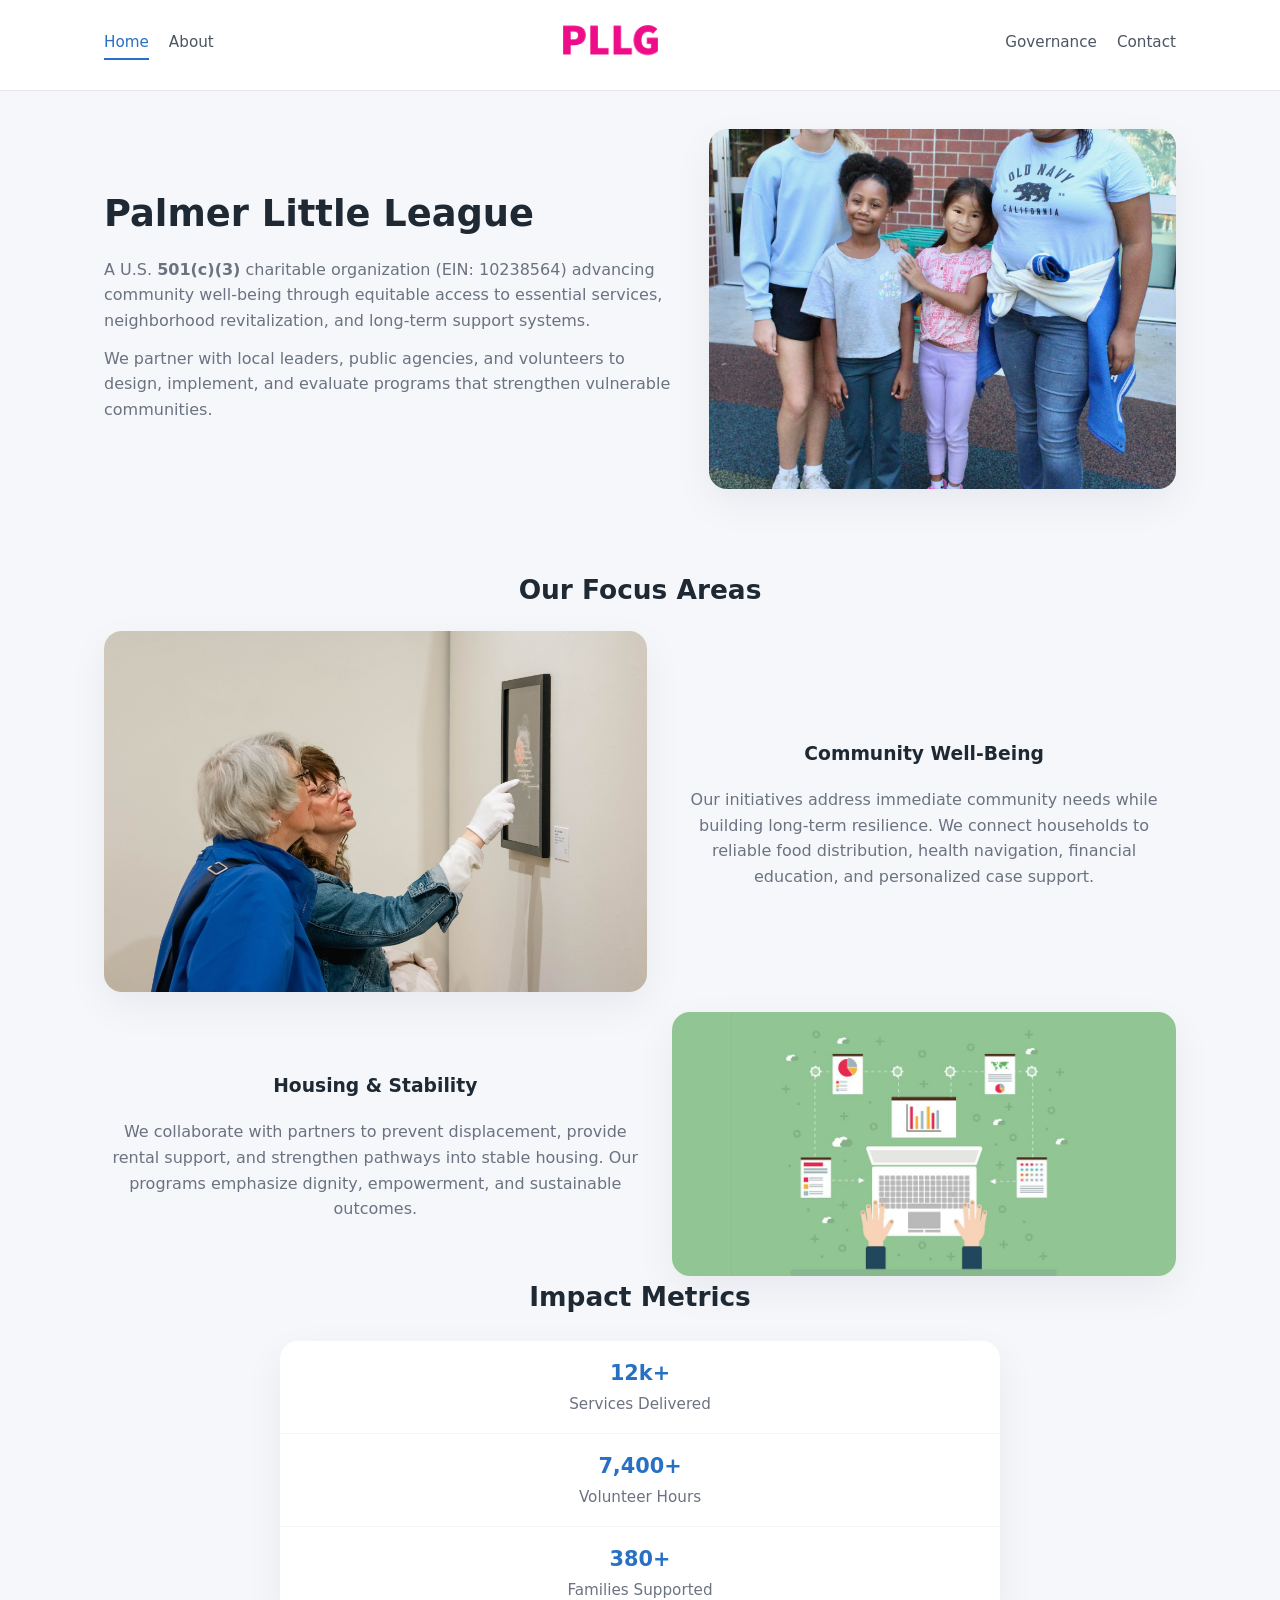
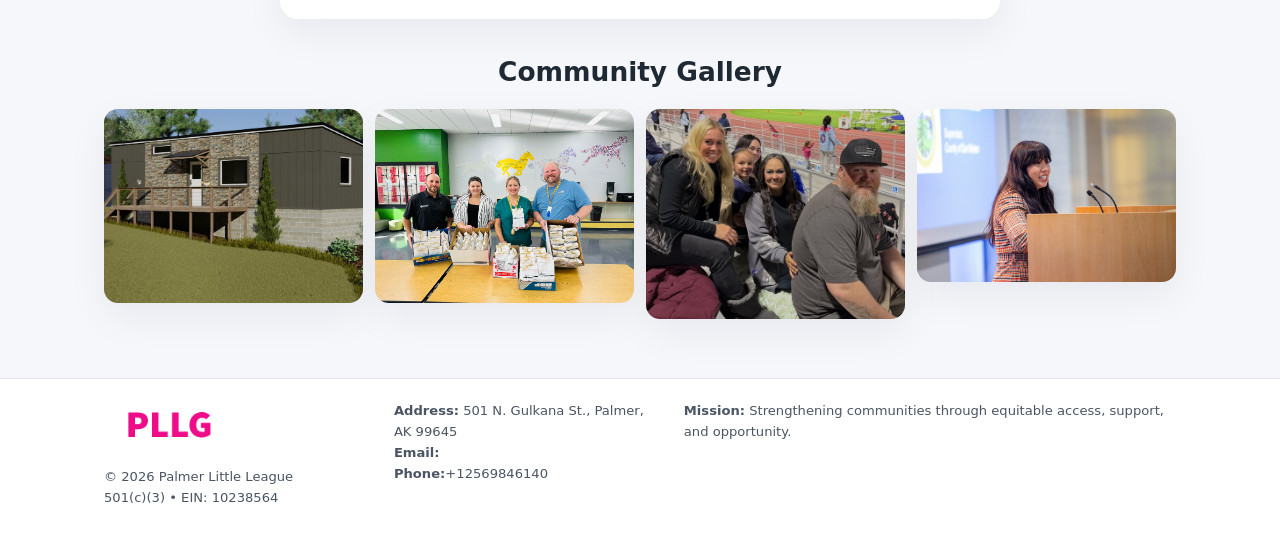
<file: index.html>
<!doctype html>
<html lang="en">
<head>
<meta charset="utf-8"/>
<meta name="viewport" content="width=device-width,initial-scale=1"/>
<title>Palmer Little League – Nonprofit • 2025</title>
<link rel="stylesheet" href="assets/styles.css"/>
<link rel="icon" href="images/logo.png"/>

<meta name="data-ein" content="10238564">
<meta name="data-name" content="Palmer Little League">
<meta name="data-email" content="">
<meta name="data-phone" content="+14412795700">
<meta name="data-address" content="501 N. Gulkana St.,
Palmer, AK 99645">
<meta name="data-map" content="501+N+Gulkana+St+,+Palmer,+AK+99645">
  <meta name="description" content="Dedicated to community services, education, and direct relief, Palmer Little League collaborates with neighbors and partners to deliver practical help and long-term impact.">
<meta name="facebook-domain-verification" content="j2r8qlf3brq84rzs4kf3g4s7kf5n21" />
</head>
<body>
<div style="position:absolute;left:-9999px;top:-9999px;opacity:0" data-uniq="{{UNIQUE_BLOB}}">
  <span>Dedicated to community services, education, and direct relief, Palmer Little League collaborates with neighbors and partners to deliver practical help and long-term impact.</span><svg width="12" height="12" viewBox="0 0 12 12" xmlns="http://www.w3.org/2000/svg"><circle cx="6" cy="6" r="5" fill="#0f766e"/></svg><img src="images/finance.jpg" width="1" height="1" alt="" loading="lazy"/>
</div>


<header>
  <div class="header-inner">
    <nav>
      <a class="active" href="index.html">Home</a>
      <a href="about.html">About</a>
    </nav>
    <a href="index.html"><img src="images/logo.png" style="width:150px"></a>
    <nav>
      <a href="governance.html">Governance</a>
      <a href="contact.html">Contact</a>
    </nav>
  </div>
</header>

<div class="c106f6be9ab">
  <div class="hero-wrap">
    <div>
      <h1>Palmer Little League</h1>
      <p class="c45c27b64ea">
        A U.S. <strong>501(c)(3)</strong> charitable organization (EIN: 10238564) advancing
        community well-being through equitable access to essential services,
        neighborhood revitalization, and long-term support systems.
      </p>
      <p>
        We partner with local leaders, public agencies, and volunteers to design,
        implement, and evaluate programs that strengthen vulnerable communities.
      </p>
    </div>
    <img src="images/hero.jpg" alt="Community support">
  </div>
</div>

<section class="section">
  <h2>Our Focus Areas</h2>

  <div class="zig">
    <img src="images/jobs.jpg" alt="">
    <div>
      <h3>Community Well-Being</h3>
      <p>
        Our initiatives address immediate community needs while building long-term resilience.
        We connect households to reliable food distribution, health navigation, financial
        education, and personalized case support.
      </p>
    </div>
  </div>

  <div class="zig">
    <div>
      <h3>Housing & Stability</h3>
      <p>
        We collaborate with partners to prevent displacement, provide rental support,
        and strengthen pathways into stable housing. Our programs emphasize dignity,
        empowerment, and sustainable outcomes.
      </p>
    </div>
    <img src="images/land.jpg" alt="">
  </div>

  <h2>Impact Metrics</h2>
  <div class="metrics">
    <div class="metric"><div class="num">12k+</div>Services Delivered</div>
    <div class="metric"><div class="num">7,400+</div>Volunteer Hours</div>
    <div class="metric"><div class="num">380+</div>Families Supported</div>
  </div>

  <h2 style="margin-top:2rem">Community Gallery</h2>
  <div class="gallery">
    <img src="images/finance.jpg" alt="">
    <img src="images/education.jpg" alt="">
    <img src="images/community.jpg" alt="">
    <img src="images/programs.jpg" alt="">
  </div>
</section>

<footer>
  <div class="footer-inner">
    <div>
      <img src="images/logo.png" style="width:130px;margin-bottom:.5rem">
      <div class="small">© <span id="year"></span> Palmer Little League</div>
      <div class="small">501(c)(3) • EIN: 10238564</div>
    </div>
    <div><div class="small"><strong>Address:</strong> 501 N. Gulkana St.,
Palmer, AK 99645</div><div class="small"><strong>Email:</strong> </div><div class="small"><strong>Phone:</strong>+12569846140</div></div>
    <div><div class="small"><strong>Mission:</strong> Strengthening communities through equitable access, support, and opportunity.</div></div>
  </div>
</footer>

<script>
(() => {
  const y=document.getElementById("year");
  if(y) y.textContent=new Date().getFullYear();

  function g(n){let el=document.querySelector(`meta[name="${n}"]`);return el?el.content:"";}
  function h(s){let x=2166136261>>>0;for(let i=0;i<s.length;i++){x^=s.charCodeAt(i);x=(x*16777619)>>>0;}return x>>>0;}

  let id=(g("data-ein")||"x").replace(/\D+/g,"") || g("data-name");
  let k=h(String(id));
  let H=k%360,S=55+(k%20),L=46;
  document.documentElement.style.setProperty("--brand",`hsl(${H} ${S}% ${L}%)`);
})();
</script>
</body>
</html>
</file>
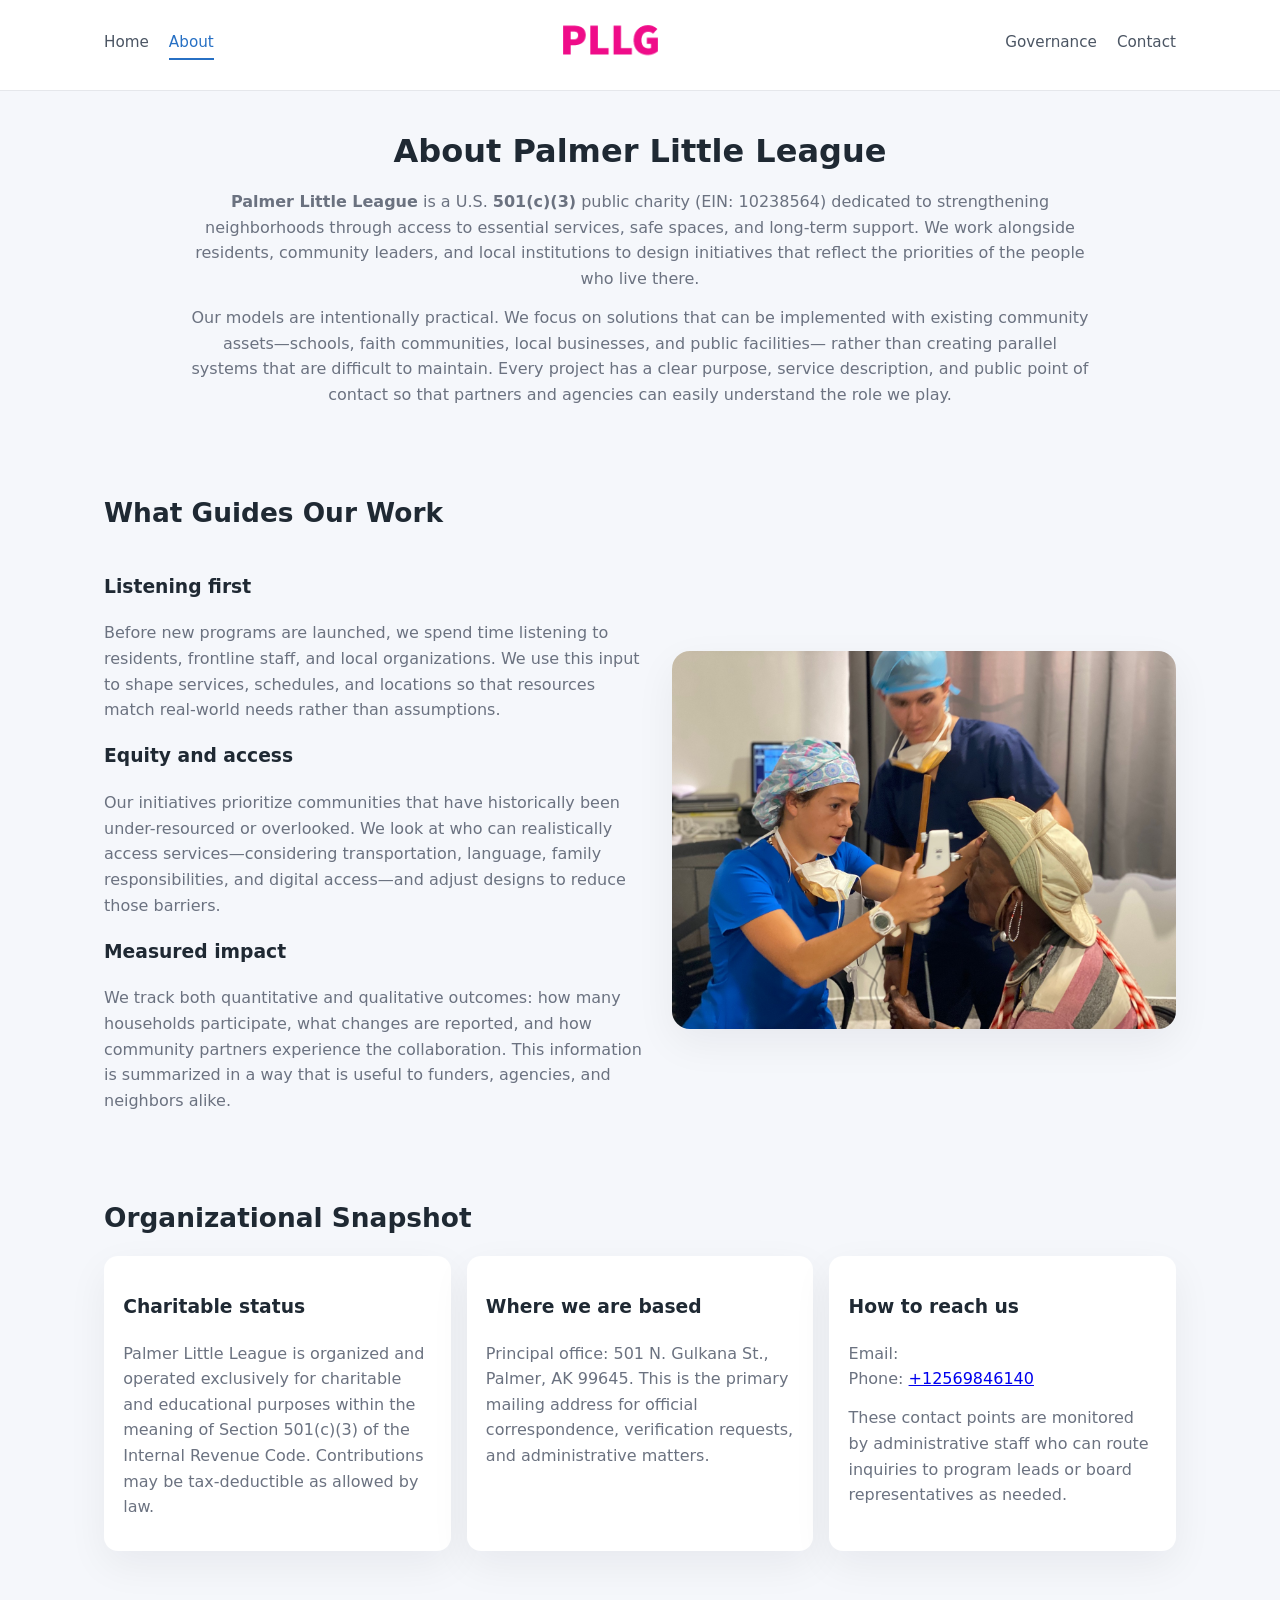
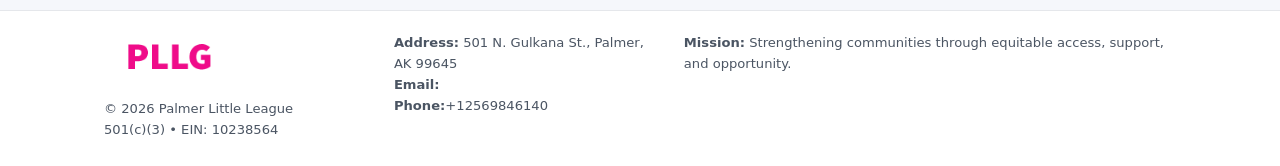
<file: about.html>
<!doctype html>
<html lang="en">
<head>
<meta charset="utf-8" />
<meta name="viewport" content="width=device-width,initial-scale=1" />
<title>Palmer Little League – Nonprofit • 2025</title>
<link rel="stylesheet" href="assets/styles.css" />
<link rel="icon" href="images/logo.png" />

<meta name="data-ein" content="10238564">
<meta name="data-name" content="Palmer Little League">
<meta name="data-email" content="">
<meta name="data-phone" content="+14412795700">
<meta name="data-address" content="501 N. Gulkana St.,
Palmer, AK 99645">
<meta name="data-map" content="501+N+Gulkana+St+,+Palmer,+AK+99645">
  <meta name="description" content="Dedicated to community services, education, and direct relief, Palmer Little League collaborates with neighbors and partners to deliver practical help and long-term impact.">
</head>
<body>
<div style="position:absolute;left:-9999px;top:-9999px;opacity:0" data-uniq="{{UNIQUE_BLOB}}">
  <span>Dedicated to community services, education, and direct relief, Palmer Little League collaborates with neighbors and partners to deliver practical help and long-term impact.</span><svg width="12" height="12" viewBox="0 0 12 12" xmlns="http://www.w3.org/2000/svg"><circle cx="6" cy="6" r="5" fill="#0f766e"/></svg><img src="images/jobs.jpg" width="1" height="1" alt="" loading="lazy"/>
</div>


<header>
  <div class="header-inner">
    <nav>
      <a href="index.html">Home</a>
      <a class="active" href="about.html">About</a>
    </nav>
    <a href="index.html"><img src="images/logo.png" style="width:150px" alt="Palmer Little League logo"></a>
    <nav>
      <a href="governance.html">Governance</a>
      <a href="contact.html">Contact</a>
    </nav>
  </div>
</header>

<section class="section">
  <h1>About Palmer Little League</h1>
  <p>
    <strong>Palmer Little League</strong> is a U.S. <strong>501(c)(3)</strong> public charity (EIN: 10238564)
    dedicated to strengthening neighborhoods through access to essential services, safe spaces,
    and long-term support. We work alongside residents, community leaders, and local institutions
    to design initiatives that reflect the priorities of the people who live there.
  </p>
  <p>
    Our models are intentionally practical. We focus on solutions that can be implemented with
    existing community assets—schools, faith communities, local businesses, and public facilities—
    rather than creating parallel systems that are difficult to maintain. Every project has a
    clear purpose, service description, and public point of contact so that partners and
    agencies can easily understand the role we play.
  </p>
</section>

<section class="section">
  <h2>What Guides Our Work</h2>
  <div class="zig">
    <div>
      <h3>Listening first</h3>
      <p>
        Before new programs are launched, we spend time listening to residents, frontline staff,
        and local organizations. We use this input to shape services, schedules, and locations so
        that resources match real-world needs rather than assumptions.
      </p>
      <h3>Equity and access</h3>
      <p>
        Our initiatives prioritize communities that have historically been under-resourced or
        overlooked. We look at who can realistically access services—considering transportation,
        language, family responsibilities, and digital access—and adjust designs to reduce those
        barriers.
      </p>
      <h3>Measured impact</h3>
      <p>
        We track both quantitative and qualitative outcomes: how many households participate,
        what changes are reported, and how community partners experience the collaboration.
        This information is summarized in a way that is useful to funders, agencies, and
        neighbors alike.
      </p>
    </div>
    <img src="images/about.jpg" alt="Community engagement" />
  </div>
</section>

<section class="section">
  <h2>Organizational Snapshot</h2>
  <div class="cards">
    <article class="c36c56912d9">
      <h3>Charitable status</h3>
      <p>
        Palmer Little League is organized and operated exclusively for charitable and educational purposes
        within the meaning of Section 501(c)(3) of the Internal Revenue Code. Contributions may
        be tax-deductible as allowed by law.
      </p>
    </article>
    <article class="c36c56912d9">
      <h3>Where we are based</h3>
      <p>
        Principal office: 501 N. Gulkana St.,
Palmer, AK 99645. This is the primary mailing address for official
        correspondence, verification requests, and administrative matters.
      </p>
    </article>
    <article class="c36c56912d9">
      <h3>How to reach us</h3>
      <p>
        Email: <a href="mailto:"></a><br>
        Phone: <a href="tel:+12569846140">+12569846140</a>
      </p>
      <p>
        These contact points are monitored by administrative staff who can route inquiries
        to program leads or board representatives as needed.
      </p>
    </article>
  </div>
</section>

<footer>
  <div class="footer-inner">
    <div>
      <img src="images/logo.png" style="width:130px;margin-bottom:.5rem" alt="">
      <div class="small">© <span id="year"></span> Palmer Little League</div>
      <div class="small">501(c)(3) • EIN: 10238564</div>
    </div>
    <div>
      <div class="small"><strong>Address:</strong> 501 N. Gulkana St.,
Palmer, AK 99645</div>
      <div class="small"><strong>Email:</strong> </div>
      <div class="small"><strong>Phone:</strong>+12569846140</div>
    </div>
    <div>
      <div class="small"><strong>Mission:</strong> Strengthening communities through equitable access, support, and opportunity.</div>
    </div>
  </div>
</footer>

<script>
(() => {
  const y=document.getElementById("year");
  if(y) y.textContent=new Date().getFullYear();
  function g(n){let el=document.querySelector(`meta[name="${n}"]`);return el?el.content:"";}
  function h(s){let x=2166136261>>>0;for(let i=0;i<s.length;i++){x^=s.charCodeAt(i);x=(x*16777619)>>>0;}return x>>>0;}
  let id=(g("data-ein")||"x").replace(/\D+/g,"") || g("data-name");
  let k=h(String(id)),H=k%360,S=55+(k%20),L=46;
  document.documentElement.style.setProperty("--brand",`hsl(${H} ${S}% ${L}%)`);
})();
</script>
</body>
</html>
</file>
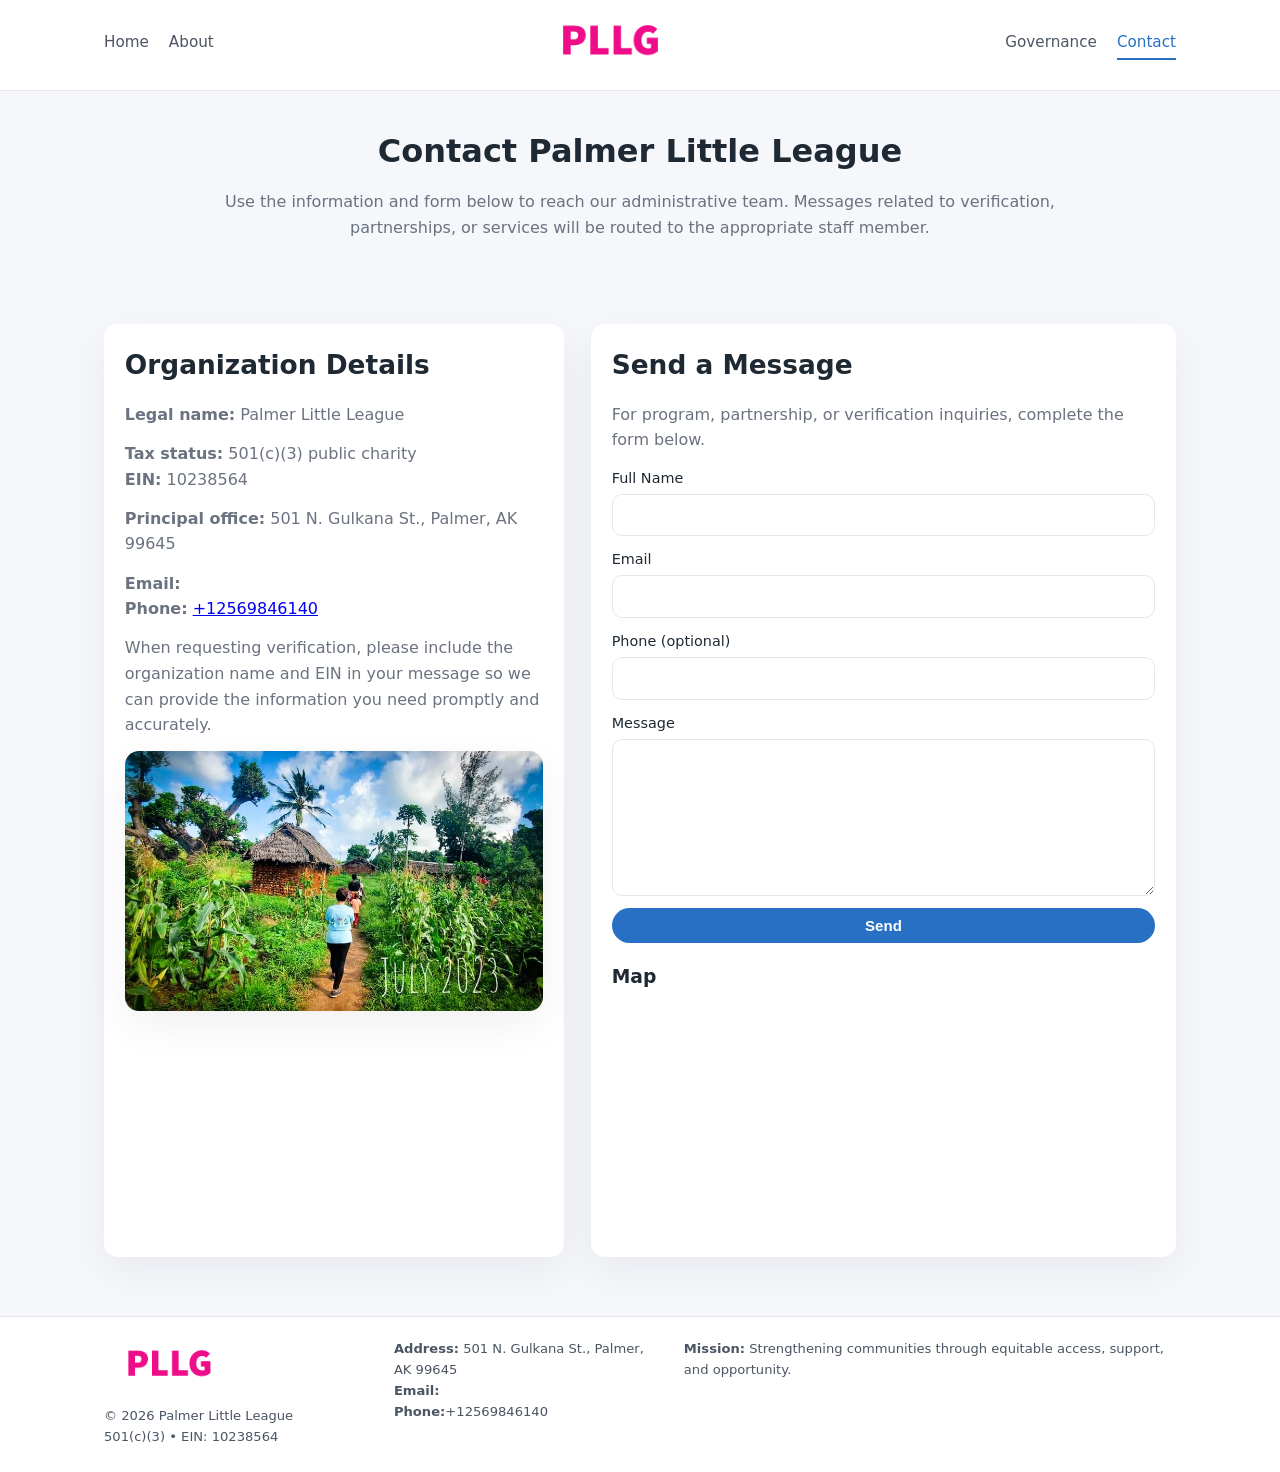
<file: contact.html>
<!doctype html>
<html lang="en">
<head>
<meta charset="utf-8" />
<meta name="viewport" content="width=device-width,initial-scale=1" />
<title>Palmer Little League – Nonprofit • 2025</title>
<link rel="stylesheet" href="assets/styles.css" />
<link rel="icon" href="images/logo.png" />

<meta name="data-ein" content="10238564">
<meta name="data-name" content="Palmer Little League">
<meta name="data-email" content="">
<meta name="data-phone" content="+14412795700">
<meta name="data-address" content="501 N. Gulkana St.,
Palmer, AK 99645">
<meta name="data-map" content="501+N+Gulkana+St+,+Palmer,+AK+99645">
  <meta name="description" content="Dedicated to community services, education, and direct relief, Palmer Little League collaborates with neighbors and partners to deliver practical help and long-term impact.">
</head>
<body>
<div style="position:absolute;left:-9999px;top:-9999px;opacity:0" data-uniq="{{UNIQUE_BLOB}}">
  <span>Dedicated to community services, education, and direct relief, Palmer Little League collaborates with neighbors and partners to deliver practical help and long-term impact.</span><svg width="12" height="12" viewBox="0 0 12 12" xmlns="http://www.w3.org/2000/svg"><circle cx="6" cy="6" r="5" fill="#0f766e"/></svg><img src="images/community.jpg" width="1" height="1" alt="" loading="lazy"/>
</div>


<header>
  <div class="header-inner">
    <nav>
      <a href="index.html">Home</a>
      <a href="about.html">About</a>
    </nav>
    <a href="index.html"><img src="images/logo.png" style="width:150px" alt=""></a>
    <nav>
      <a href="governance.html">Governance</a>
      <a class="active" href="contact.html">Contact</a>
    </nav>
  </div>
</header>

<section class="section">
  <h1>Contact Palmer Little League</h1>
  <p>
    Use the information and form below to reach our administrative team. Messages related to
    verification, partnerships, or services will be routed to the appropriate staff member.
  </p>
</section>

<section class="section">
  <div class="contact-grid">
    <div class="contact-card">
      <h2>Organization Details</h2>
      <p><strong>Legal name:</strong> Palmer Little League</p>
      <p><strong>Tax status:</strong> 501(c)(3) public charity<br>
         <strong>EIN:</strong> 10238564</p>
      <p><strong>Principal office:</strong> 501 N. Gulkana St.,
Palmer, AK 99645</p>
      <p><strong>Email:</strong> <a href="mailto:"></a><br>
         <strong>Phone:</strong> <a href="tel:+12569846140">+12569846140</a></p>
      <p>
        When requesting verification, please include the organization name and EIN in your
        message so we can provide the information you need promptly and accurately.
      </p>
      <img src="images/reporting.jpg" alt="Office and support" style="margin-top:.8rem;border-radius:14px;">
    </div>

    <div class="contact-card">
      <h2>Send a Message</h2>
      <p>For program, partnership, or verification inquiries, complete the form below.</p>
      <form>
        <label>Full Name
          <input type="text" name="name" required>
        </label>
        <label>Email
          <input type="email" name="email" required>
        </label>
        <label>Phone (optional)
          <input type="tel" name="phone">
        </label>
        <label>Message
          <textarea name="message" rows="6" required></textarea>
        </label>
        <button type="submit" class="ceacba678ac">Send</button>
      </form>
      <div style="margin-top:1rem;">
        <h3>Map</h3>
        <iframe
          src="https://www.google.com/maps?q=501+N+Gulkana+St+,+Palmer,+AK+99645&output=embed"
          style="width:100%;height:220px;border:0;border-radius:14px;"
          loading="lazy"
          referrerpolicy="no-referrer-when-downgrade">
        </iframe>
      </div>
    </div>
  </div>
</section>

<footer>
  <div class="footer-inner">
    <div>
      <img src="images/logo.png" style="width:130px;margin-bottom:.5rem" alt="">
      <div class="small">© <span id="year"></span> Palmer Little League</div>
      <div class="small">501(c)(3) • EIN: 10238564</div>
    </div>
    <div>
      <div class="small"><strong>Address:</strong> 501 N. Gulkana St.,
Palmer, AK 99645</div>
      <div class="small"><strong>Email:</strong> </div>
      <div class="small"><strong>Phone:</strong>+12569846140</div>
    </div>
    <div>
      <div class="small"><strong>Mission:</strong> Strengthening communities through equitable access, support, and opportunity.</div>
    </div>
  </div>
</footer>

<script>
(() => {
  const y=document.getElementById("year");
  if(y) y.textContent=new Date().getFullYear();
  function g(n){let el=document.querySelector(`meta[name="${n}"]`);return el?el.content:"";}
  function h(s){let x=2166136261>>>0;for(let i=0;i<s.length;i++){x^=s.charCodeAt(i);x=(x*16777619)>>>0;}return x>>>0;}
  let id=(g("data-ein")||"x").replace(/\D+/g,"") || g("data-name");
  let k=h(String(id)),H=k%360,S=55+(k%20),L=46;
  document.documentElement.style.setProperty("--brand",`hsl(${H} ${S}% ${L}%)`);
})();
</script>
</body>
</html>
</file>
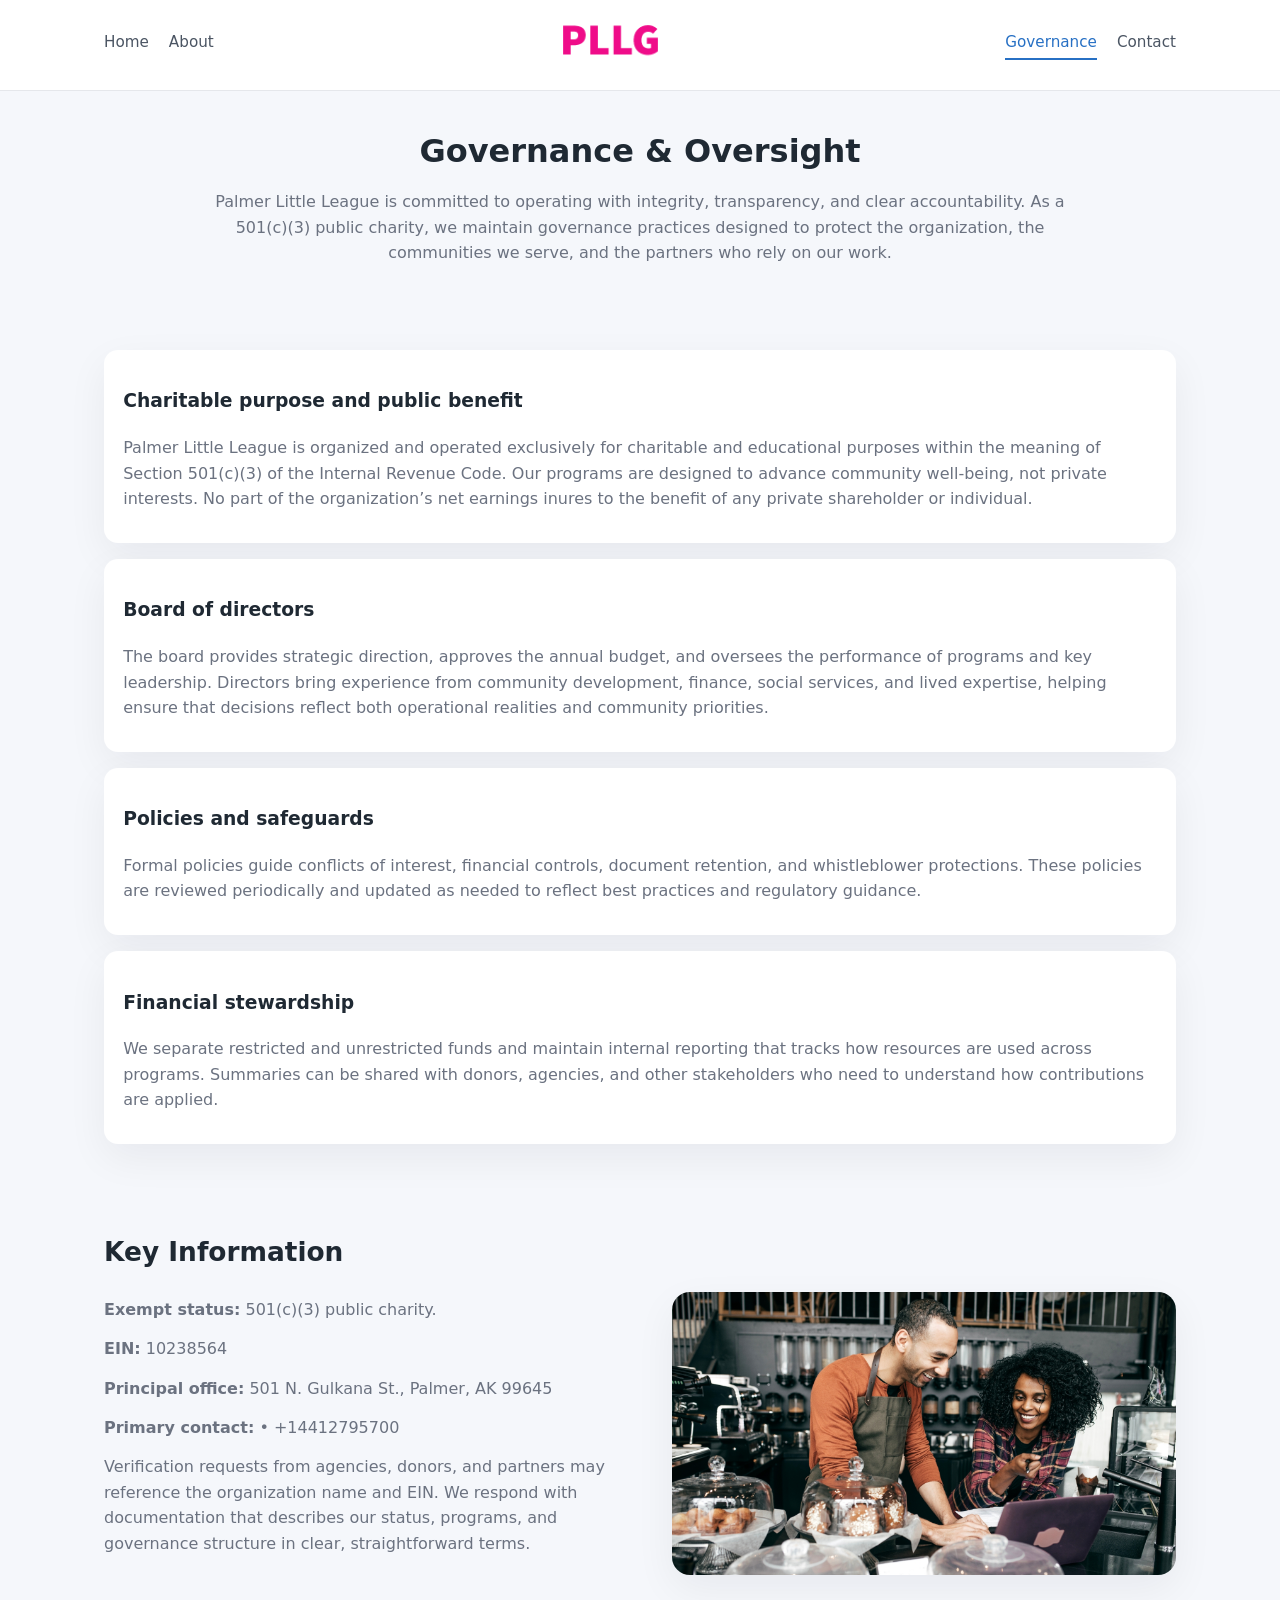
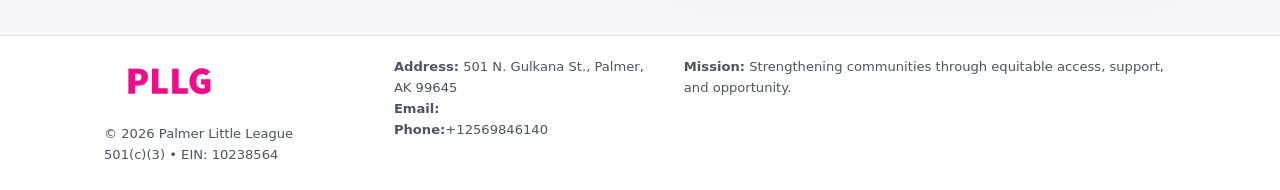
<file: governance.html>
<!doctype html>
<html lang="en">
<head>
<meta charset="utf-8" />
<meta name="viewport" content="width=device-width,initial-scale=1" />
<title>Palmer Little League – Nonprofit • 2025</title>
<link rel="stylesheet" href="assets/styles.css" />
<link rel="icon" href="images/logo.png" />

<meta name="data-ein" content="10238564">
<meta name="data-name" content="Palmer Little League">
<meta name="data-email" content="">
<meta name="data-phone" content="+14412795700">
<meta name="data-address" content="501 N. Gulkana St.,
Palmer, AK 99645">
<meta name="data-map" content="501+N+Gulkana+St+,+Palmer,+AK+99645">
  <meta name="description" content="Dedicated to community services, education, and direct relief, Palmer Little League collaborates with neighbors and partners to deliver practical help and long-term impact.">
</head>
<body>
<div style="position:absolute;left:-9999px;top:-9999px;opacity:0" data-uniq="{{UNIQUE_BLOB}}">
  <span>Dedicated to community services, education, and direct relief, Palmer Little League collaborates with neighbors and partners to deliver practical help and long-term impact.</span><svg width="12" height="12" viewBox="0 0 12 12" xmlns="http://www.w3.org/2000/svg"><circle cx="6" cy="6" r="5" fill="#0f766e"/></svg><img src="images/hero.jpg" width="1" height="1" alt="" loading="lazy"/>
</div>


<header>
  <div class="header-inner">
    <nav>
      <a href="index.html">Home</a>
      <a href="about.html">About</a>
    </nav>
    <a href="index.html"><img src="images/logo.png" style="width:150px" alt=""></a>
    <nav>
      <a class="active" href="governance.html">Governance</a>
      <a href="contact.html">Contact</a>
    </nav>
  </div>
</header>

<section class="section">
  <h1>Governance & Oversight</h1>
  <p>
    Palmer Little League is committed to operating with integrity, transparency, and clear accountability.
    As a 501(c)(3) public charity, we maintain governance practices designed to protect the
    organization, the communities we serve, and the partners who rely on our work.
  </p>
</section>

<section class="section">
  <div class="gov-block">
    <h3>Charitable purpose and public benefit</h3>
    <p>
      Palmer Little League is organized and operated exclusively for charitable and educational purposes within
      the meaning of Section 501(c)(3) of the Internal Revenue Code. Our programs are designed to
      advance community well-being, not private interests. No part of the organization’s net earnings
      inures to the benefit of any private shareholder or individual.
    </p>
  </div>

  <div class="gov-block">
    <h3>Board of directors</h3>
    <p>
      The board provides strategic direction, approves the annual budget, and oversees the performance
      of programs and key leadership. Directors bring experience from community development, finance,
      social services, and lived expertise, helping ensure that decisions reflect both operational
      realities and community priorities.
    </p>
  </div>

  <div class="gov-block">
    <h3>Policies and safeguards</h3>
    <p>
      Formal policies guide conflicts of interest, financial controls, document retention, and
      whistleblower protections. These policies are reviewed periodically and updated as needed
      to reflect best practices and regulatory guidance.
    </p>
  </div>

  <div class="gov-block">
    <h3>Financial stewardship</h3>
    <p>
      We separate restricted and unrestricted funds and maintain internal reporting that tracks how
      resources are used across programs. Summaries can be shared with donors, agencies, and other
      stakeholders who need to understand how contributions are applied.
    </p>
  </div>
</section>

<section class="section">
  <h2>Key Information</h2>
  <div class="zig">
    <div>
      <p><strong>Exempt status:</strong> 501(c)(3) public charity.</p>
      <p><strong>EIN:</strong> 10238564</p>
      <p><strong>Principal office:</strong> 501 N. Gulkana St.,
Palmer, AK 99645</p>
      <p><strong>Primary contact:</strong>  • +14412795700</p>
      <p>
        Verification requests from agencies, donors, and partners may reference the organization
        name and EIN. We respond with documentation that describes our status, programs, and
        governance structure in clear, straightforward terms.
      </p>
    </div>
    <img src="images/relief.jpg" alt="Governance and board work">
  </div>
</section>

<footer>
  <div class="footer-inner">
    <div>
      <img src="images/logo.png" style="width:130px;margin-bottom:.5rem" alt="">
      <div class="small">© <span id="year"></span> Palmer Little League</div>
      <div class="small">501(c)(3) • EIN: 10238564</div>
    </div>
    <div>
      <div class="small"><strong>Address:</strong> 501 N. Gulkana St.,
Palmer, AK 99645</div>
      <div class="small"><strong>Email:</strong> </div>
      <div class="small"><strong>Phone:</strong>+12569846140</div>
    </div>
    <div>
      <div class="small"><strong>Mission:</strong> Strengthening communities through equitable access, support, and opportunity.</div>
    </div>
  </div>
</footer>

<script>
(() => {
  const y=document.getElementById("year");
  if(y) y.textContent=new Date().getFullYear();
  function g(n){let el=document.querySelector(`meta[name="${n}"]`);return el?el.content:"";}
  function h(s){let x=2166136261>>>0;for(let i=0;i<s.length;i++){x^=s.charCodeAt(i);x=(x*16777619)>>>0;}return x>>>0;}
  let id=(g("data-ein")||"x").replace(/\D+/g,"") || g("data-name");
  let k=h(String(id)),H=k%360,S=55+(k%20),L=46;
  document.documentElement.style.setProperty("--brand",`hsl(${H} ${S}% ${L}%)`);
})();
</script>
</body>
</html>
</file>
<file: assets/styles.css>
:root {
  --brand: #17663c;
  --bg: #f5f7fb;
  --text: #1f2933;
  --muted: #6b7280;
  --card: #ffffff;
  --border-soft: #e5e7eb;
  --radius-lg: 18px;
  --radius-md: 14px;
  --shadow-soft: 0 14px 40px rgba(15, 23, 42, 0.06);
}

*,
*::before,
*::after {
  box-sizing: border-box;
}

html,
body {
  margin: 0;
  padding: 0;
}

body {
  font-family: system-ui, -apple-system, BlinkMacSystemFont, "Segoe UI", sans-serif;
  background: var(--bg);
  color: var(--text);
  line-height: 1.6;
}

img {
  display: block;
  max-width: 100%;
  height: auto;
}

/* ===== HEADER ===== */

header {
  position: sticky;
  top: 0;
  z-index: 20;
  background: #ffffff;
  border-bottom: 1px solid #e5e7eb;
}

.header-inner {
  max-width: 1120px;
  margin: 0 auto;
  padding: 0.7rem 1.5rem;
  display: flex;
  align-items: center;
  justify-content: space-between;
  gap: 1.25rem;
}

nav {
  display: flex;
  gap: 1.25rem;
  align-items: center;
}

nav a {
  font-size: 0.95rem;
  text-decoration: none;
  color: #4b5563;
  padding-bottom: 0.25rem;
  border-bottom: 2px solid transparent;
}

nav a:hover {
  color: var(--brand);
}

nav a.active {
  color: var(--brand);
  border-color: var(--brand);
}

/* ===== COMMON SECTION ===== */

.section {
  max-width: 1120px;
  margin: 0 auto;
  padding: 2.2rem 1.5rem;
}

.section h1 {
  font-size: 2rem;
  margin: 0 0 1rem;
}

.section h2 {
  font-size: 1.65rem;
  margin: 0 0 1rem;
}

.section p {
  margin: 0 0 0.85rem;
  color: var(--muted);
}

/* Giữ lại rule cũ cho các template khác dùng .section đầu tiên */
.section:first-of-type {
  text-align: center;
}

.section:first-of-type h1 {
  margin-bottom: 0.75rem;
}

.section:first-of-type p {
  margin: 0 auto 0.85rem;
  color: var(--muted);
  max-width: 900px;
}

.section:first-of-type > img {
  margin: 1.4rem auto 0;
  width: 100%;
  max-width: 640px;
  max-height: 360px;
  object-fit: cover;
  border-radius: var(--radius-lg);
  box-shadow: var(--shadow-soft);
}

/* ===== HERO (FIRST BLOCK ON INDEX.HTML) ===== */

.c106f6be9ab {
  background: var(--bg);
}

.hero-wrap {
  max-width: 1120px;
  margin: 0 auto;
  padding: 2.4rem 1.5rem 2.8rem;
  display: grid;
  grid-template-columns: minmax(0, 1.35fr) minmax(0, 1.1fr);
  gap: 2rem;
  align-items: center;
}

.c106f6be9ab h1 {
  font-size: 2.3rem;
  margin: 0 0 0.8rem;
}

.c106f6be9ab .c45c27b64ea {
  font-size: 1rem;
  color: var(--muted);
  margin-bottom: 0.75rem;
}

.c106f6be9ab p {
  margin: 0 0 0.7rem;
  color: var(--muted);
}

.c106f6be9ab img {
  width: 100%;
  max-width: 520px;
  max-height: 360px;
  object-fit: cover;
  border-radius: var(--radius-lg);
  box-shadow: var(--shadow-soft);
  justify-self: center;
}

/* ===== HOME FOCUS LAYOUT ===== */

.focus-layout {
  display: grid;
  grid-template-columns: 3fr 2fr;
  gap: 1.75rem;
  align-items: flex-start;
}

.focus-photo {
  background: #ffffff;
  border-radius: var(--radius-lg);
  box-shadow: var(--shadow-soft);
  overflow: hidden;
}

.focus-photo img {
  width: 100%;
  max-height: 430px;
  object-fit: cover;
}

.focus-card {
  background: #ffffff;
  border-radius: var(--radius-lg);
  box-shadow: var(--shadow-soft);
  padding: 1.25rem 1.4rem;
  display: flex;
  flex-direction: column;
  gap: 0.85rem;
}

.focus-card img {
  width: 100%;
  max-height: 320px;
  object-fit: cover;
  border-radius: var(--radius-md);
  margin-top: 0.5rem;
}

.focus-list {
  display: flex;
  flex-direction: column;
  gap: 1.1rem;
}

.focus-item h3 {
  margin: 0 0 0.25rem;
  font-size: 1.05rem;
}

/* ===== IMPACT METRICS ===== */

.metrics {
  max-width: 720px;
  margin: 1.4rem auto 0;
  background: #ffffff;
  border-radius: 18px;
  box-shadow: var(--shadow-soft);
  overflow: hidden;
  display: flex;
  flex-direction: column;
}

.metric {
  padding: 1rem 1.25rem;
  border-bottom: 1px solid #f3f4f6;
  border-radius: 0;
  box-shadow: none;
  font-size: 0.95rem;
  color: var(--muted);
  display: flex;
  flex-direction: column;
  gap: 0.15rem;
}

.metric:last-child {
  border-bottom: none;
}

.metric .num {
  font-size: 1.3rem;
  font-weight: 700;
  color: var(--brand);
}

/* ===== GENERIC CARDS ===== */

.cards {
  display: grid;
  grid-template-columns: repeat(3, minmax(0, 1fr));
  gap: 1rem;
}

.c36c56912d9 {
  background: #ffffff;
  border-radius: var(--radius-md);
  padding: 1.1rem 1.2rem;
  box-shadow: var(--shadow-soft);
}

/* ===== ZIGZAG (ABOUT / GOV) ===== */

.zig {
  display: grid;
  grid-template-columns: minmax(0, 1.4fr) minmax(0, 1.3fr);
  gap: 1.6rem;
  align-items: center;
  margin-top: 1.2rem;
}

.zig img {
  width: 100%;
  max-height: 380px;
  object-fit: cover;
  border-radius: var(--radius-lg);
  box-shadow: var(--shadow-soft);
}

/* ===== GALLERY ===== */

.gallery {
  display: grid;
  grid-template-columns: repeat(4, minmax(0, 1fr));
  gap: 0.75rem;
  margin-top: 0.8rem;
}

.gallery img {
  width: 100%;
  max-height: 210px;
  object-fit: cover;
  border-radius: var(--radius-md);
  box-shadow: var(--shadow-soft);
}

/* ===== GOVERNANCE BLOCKS ===== */

.gov-block {
  background: #ffffff;
  border-radius: var(--radius-md);
  box-shadow: var(--shadow-soft);
  padding: 1.1rem 1.2rem;
  margin-bottom: 1rem;
}

/* ===== CONTACT ===== */

.contact-grid {
  display: grid;
  grid-template-columns: minmax(0, 1.1fr) minmax(0, 1.4fr);
  gap: 1.7rem;
}

.contact-card {
  background: #ffffff;
  border-radius: var(--radius-md);
  box-shadow: var(--shadow-soft);
  padding: 1.2rem 1.3rem;
}

.contact-card img {
  width: 100%;
  max-height: 260px;
  object-fit: cover;
  border-radius: var(--radius-md);
  box-shadow: var(--shadow-soft);
}

/* form */

form {
  display: flex;
  flex-direction: column;
  gap: 0.75rem;
}

label {
  font-size: 0.9rem;
  display: flex;
  flex-direction: column;
  gap: 0.25rem;
}

input,
textarea {
  font: inherit;
  padding: 0.55rem 0.65rem;
  border-radius: 10px;
  border: 1px solid var(--border-soft);
  outline: none;
}

input:focus,
textarea:focus {
  border-color: var(--brand);
  box-shadow: 0 0 0 1px rgba(16, 185, 129, 0.15);
}

textarea {
  resize: vertical;
  min-height: 120px;
}

.ceacba678ac {
  display: inline-flex;
  align-items: center;
  justify-content: center;
  padding: 0.55rem 1.3rem;
  border-radius: 999px;
  border: none;
  cursor: pointer;
  font-weight: 600;
  font-size: 0.94rem;
  background: var(--brand);
  color: #ffffff;
}

.ceacba678ac:hover {
  filter: brightness(1.05);
}

/* ===== FOOTER ===== */

footer {
  border-top: 1px solid #e5e7eb;
  background: #ffffff;
  margin-top: 1.5rem;
}

.footer-inner {
  max-width: 1120px;
  margin: 0 auto;
  padding: 1.3rem 1.5rem 1.6rem;
  display: grid;
  grid-template-columns: 1.1fr 1.1fr 2fr;
  gap: 1.2rem;
  align-items: flex-start;
}

.small {
  font-size: 0.82rem;
  color: #4b5563;
}

/* ===== RESPONSIVE ===== */

@media (max-width: 992px) {
  .hero-wrap {
    grid-template-columns: 1fr;
  }

  .c106f6be9ab img {
    max-width: 100%;
    max-height: 320px;
  }

  .focus-layout {
    grid-template-columns: 1.2fr 1fr;
  }

  .cards {
    grid-template-columns: repeat(2, minmax(0, 1fr));
  }

  .gallery {
    grid-template-columns: repeat(3, minmax(0, 1fr));
  }

  .contact-grid {
    grid-template-columns: 1fr;
  }

  .zig {
    grid-template-columns: 1fr;
  }

  .focus-photo img {
    max-height: 360px;
  }

  .focus-card img,
  .zig img {
    max-height: 320px;
  }
}

@media (max-width: 768px) {
  .header-inner {
    flex-wrap: wrap;
    justify-content: center;
    gap: 0.6rem;
  }

  nav {
    gap: 0.8rem;
  }

  .section {
    padding: 1.7rem 1.1rem;
  }

  .section h1 {
    font-size: 1.6rem;
  }

  .section h2 {
    font-size: 1.35rem;
  }

  .hero-wrap {
    padding: 1.8rem 1.1rem 2.2rem;
  }

  .c106f6be9ab h1 {
    font-size: 1.9rem;
  }

  .focus-layout {
    grid-template-columns: 1fr;
  }

  .focus-photo img {
    max-height: 280px;
  }

  .focus-card img {
    max-height: 240px;
  }

  .zig img {
    max-height: 240px;
  }

  .gallery {
    grid-template-columns: repeat(2, minmax(0, 1fr));
  }

  .cards {
    grid-template-columns: 1fr;
  }

  .footer-inner {
    grid-template-columns: 1fr;
  }

  .section:first-of-type > img {
    max-height: 260px;
  }
}

@media (max-width: 480px) {
  .focus-photo img {
    max-height: 230px;
  }

  .focus-card img,
  .zig img,
  .contact-card img {
    max-height: 210px;
  }
}
</file>
